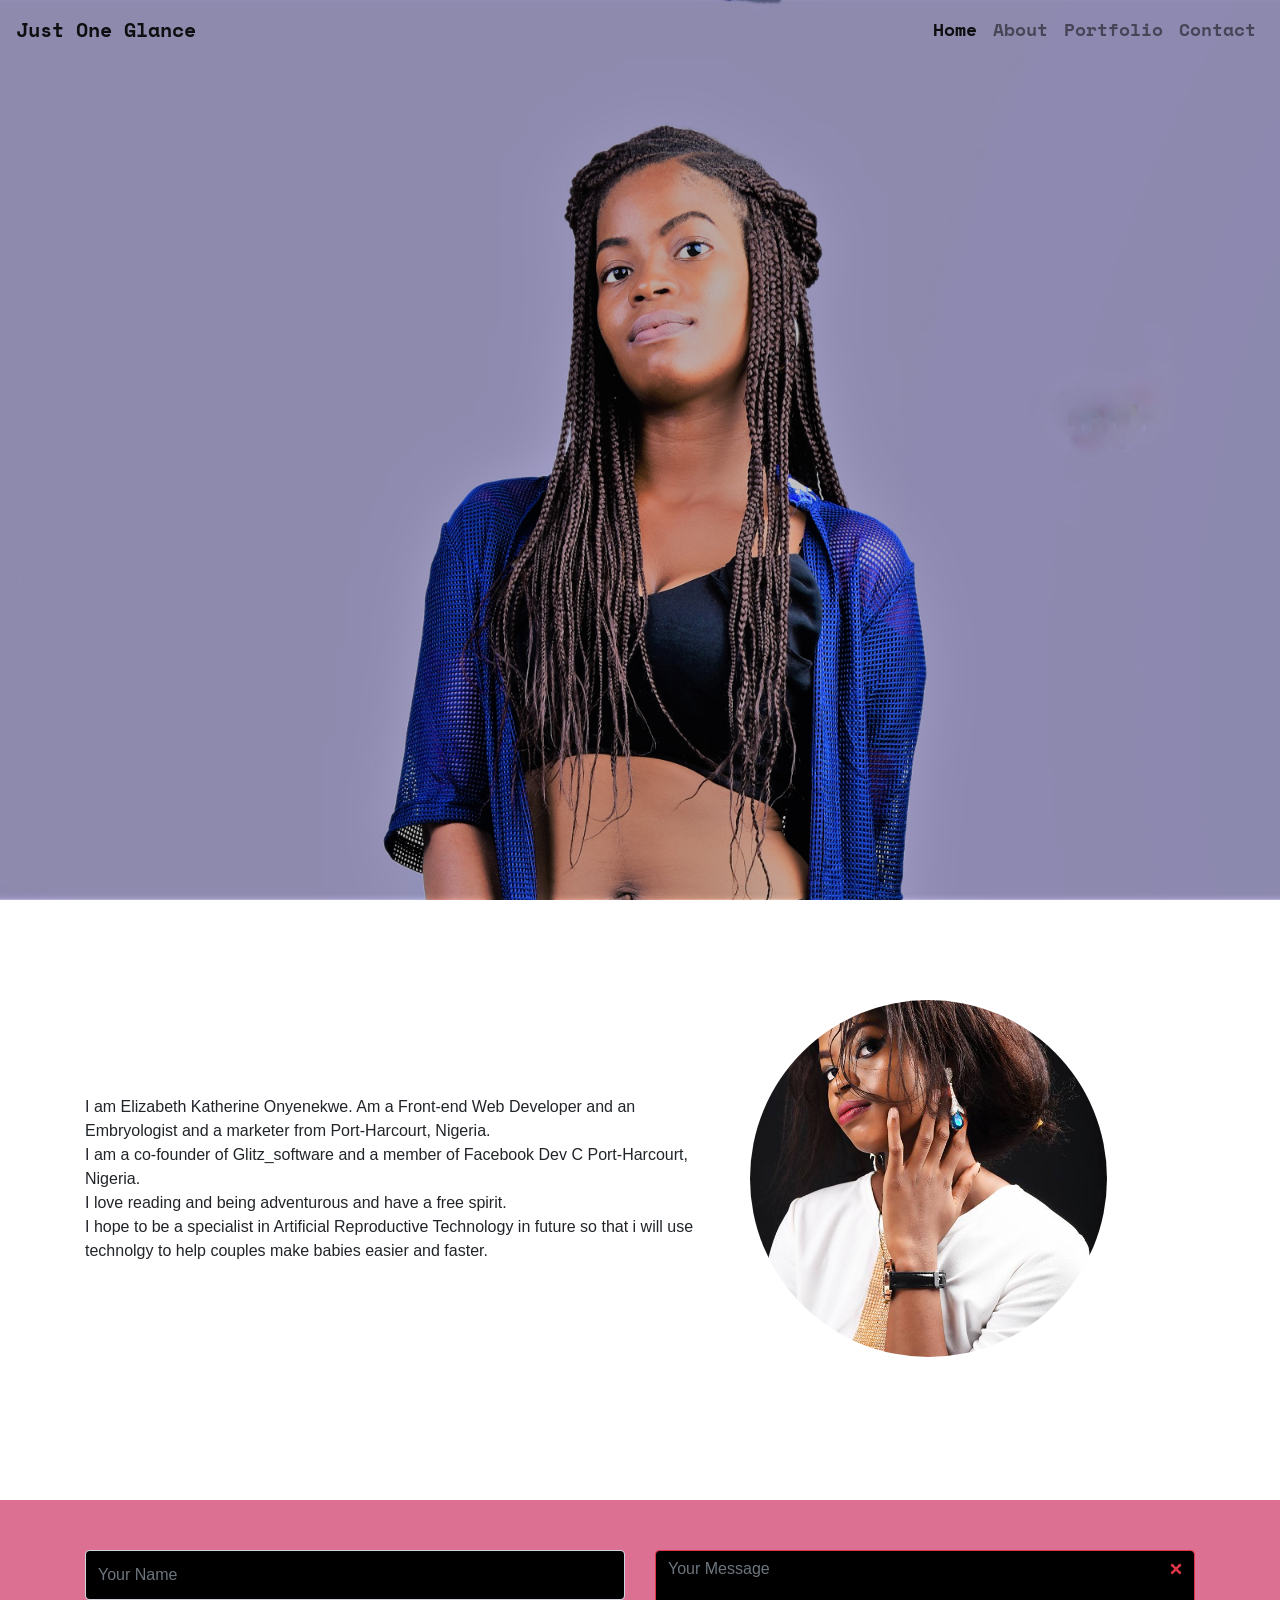
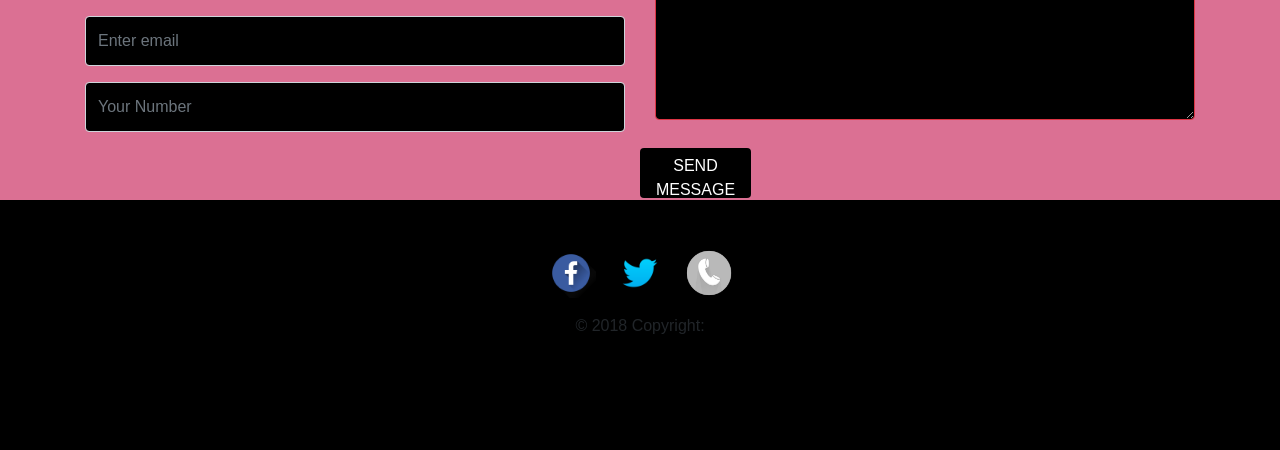
<file: lizzy-port/index.html>
<html lang="en">

<head>
    <meta charset="UTF-8">
    <meta name="viewport" content="width=device-width, initial-scale=1.0">
    <meta http-equiv="X-UA-Compatible" content="ie=edge">
    <title>Elizabeth</title>
    <link rel="stylesheet" href="style.css">
    <link rel="stylesheet" href="bootstrap.min.css">
    <link href="https://fonts.googleapis.com/css?family=Space+Mono&display=swap" rel="stylesheet">
    <link rel="stylesheet" href="https://stackpath.bootstrapcdn.com/font-awesome/4.7.0/css/font-awesome.min.css">
</head>

<body>
    <div class="start ">
        <nav class="navbar fixed-top navbar-expand-lg navbar-light container-fluid ">
            <a class="navbar-brand" href="#">Just One Glance</a>
            <button class="navbar-toggler" type="button" data-toggle="collapse" data-target="#navbarNav"
                aria-controls="navbarNav" aria-expanded="false" aria-label="Toggle navigation">
                <span class="navbar-toggler-icon"></span>
            </button>
            <div class="collapse navbar-collapse" id="navbarNav">
                <ul class="navbar-nav">
                    <li class="nav-item active">
                        <a class="nav-link" href="#Home">Home <span class="sr-only">(current)</span></a>
                    </li>
                    <li class="nav-item">
                        <a class="nav-link" href="#About">About</a>
                    </li>
                    <li class="nav-item">
                        <a class="nav-link" href="../portfolio">Portfolio</a>
                    </li>
                    <li class="nav-item">
                        <a class="nav-link" href="#Contact">Contact</a>
                    </li>
                </ul>
            </div>
        </nav>
    </div>
    <div class="new" id="Home">

    </div>
    <div class="container grow">
        <div class="row shift" id="About">
            <div class="col-sm-7">I am Elizabeth Katherine Onyenekwe. Am a Front-end Web Developer and an Embryologist and a marketer from Port-Harcourt, Nigeria.<br>
            I am a co-founder of Glitz_software and a member of Facebook Dev C Port-Harcourt, Nigeria.<br>
            I love reading and being adventurous and have a free spirit.<br>
            I hope to be a specialist in Artificial Reproductive Technology in future so that i will use technolgy to help couples make babies easier and faster.
            </div>
            <div class="col-sm-5">
                <img src="img/lizzy3.jpg" class="image"/>
            </div>
        </div>
    </div>
    <div class="get-me" id="Contact">
        <div class="info container">
            <form class ="personal">
            <div class="row ">
                <div class="col-6">
                        <input type="text" class="form-control form-group" placeholder="Your Name"
                            aria-label="Recipient's username" aria-describedby="basic-addon2">
                        <input type="email" class="form-control form-group" id="exampleInputEmail1" aria-describedby="emailHelp"
                            placeholder="Enter email">
                        <input type="text" class="form-control form-group" placeholder="Your Number"
                            aria-label="Recipient's username" aria-describedby="basic-addon2">
                </div>
                <div class="col-6">
                        <textarea class="form-control is-invalid" id="validationTextarea" placeholder="Your Message" required></textarea>
                </div>
            </div>
            <button class="btn btn-primary send" type="submit">SEND MESSAGE</button>
            </form>
        </div>
    </div>
    <footer class="page-footer font-small cyan darken-3">

        <!-- Footer Elements -->
        <div class="container">
      
          <!-- Grid row-->
          <div class="row">
      
            <!-- Grid column -->
            <div class="col-md-12 py-5">
              <div class="mb-5 flex-center" style="text-align: center;">
      
                <!-- Facebook -->
                <a href="https://www.facebook.com/elizabeth.onyenekwe"><img src="./img/697057-facebook-512.png" class="facebook"/>
                </a>
                <!-- Twitter -->
                <a href="https://twitter.com/ElizabethOnyen6"><img src="./img/bird-twitter-socialmedia-icons-png-5.png" class="twitter"/>
                </a>
                <!-- <call> -->
                <a href="tel:09065485898"><img src="./img/1107292_phone-call-icon-png.png" class="call" />
                </a>
        <!-- Copyright -->
        <div class="footer-copyright text-center py-3">© 2018 Copyright:
        </div>
        <!-- Copyright -->
      
      </footer>

      <script>
        // const document =  Document;
        const nav = document.querySelector('nav')

        document.addEventListener('scroll', (e) => {
          let currentHeight = e.path[1].pageYOffset
          if(currentHeight > 663){
            nav.classList.add('red_nav')
          }else{
            nav.classList.remove('red_nav')
          }
        })


        
      </script>
  <script src="https://code.jquery.com/jquery-3.3.1.slim.min.js" integrity="sha384-q8i/X+965DzO0rT7abK41JStQIAqVgRVzpbzo5smXKp4YfRvH+8abtTE1Pi6jizo" crossorigin="anonymous"></script>
  <script src="https://cdnjs.cloudflare.com/ajax/libs/popper.js/1.14.7/umd/popper.min.js" integrity="sha384-UO2eT0CpHqdSJQ6hJty5KVphtPhzWj9WO1clHTMGa3JDZwrnQq4sF86dIHNDz0W1" crossorigin="anonymous"></script>
  <script src="https://stackpath.bootstrapcdn.com/bootstrap/4.3.1/js/bootstrap.min.js" integrity="sha384-JjSmVgyd0p3pXB1rRibZUAYoIIy6OrQ6VrjIEaFf/nJGzIxFDsf4x0xIM+B07jRM" crossorigin="anonymous"></script>
    

</body>

</html>
</file>
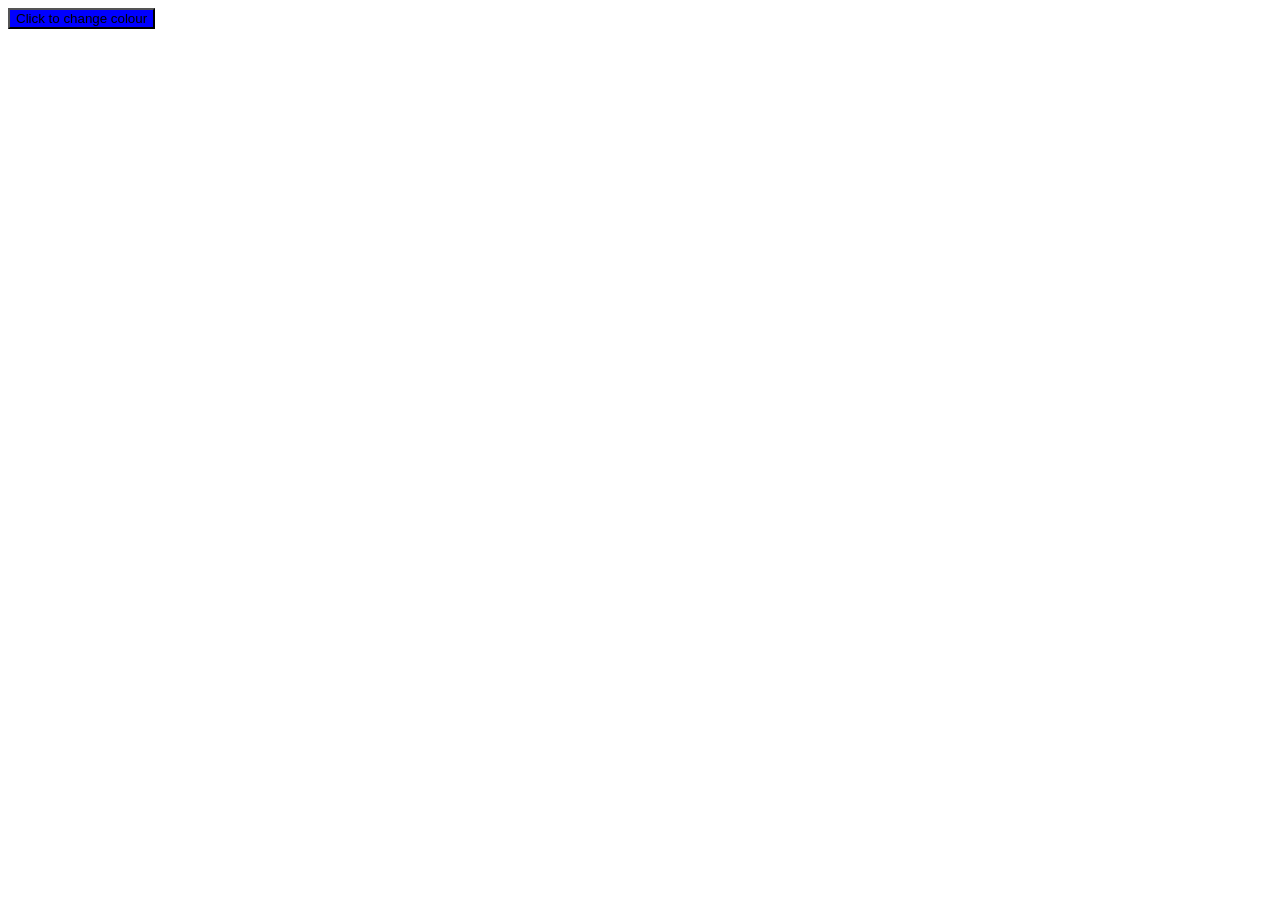
<file: lizzy-port/button/index.html>
<html lang="en">
<head>
    <meta charset="UTF-8">
    <meta name="viewport" content="width=device-width, initial-scale=1.0">
    <meta http-equiv="X-UA-Compatible" content="ie=edge">
    <title>Document</title>
    <link rel = "stylesheet" type="text/css" href="buttton.css">
</head>
<body>
    <button id="colour" onclick= "Change()">Click to change colour</button>
    <script src="./button.js"></script>
</body>
</html>
</file>
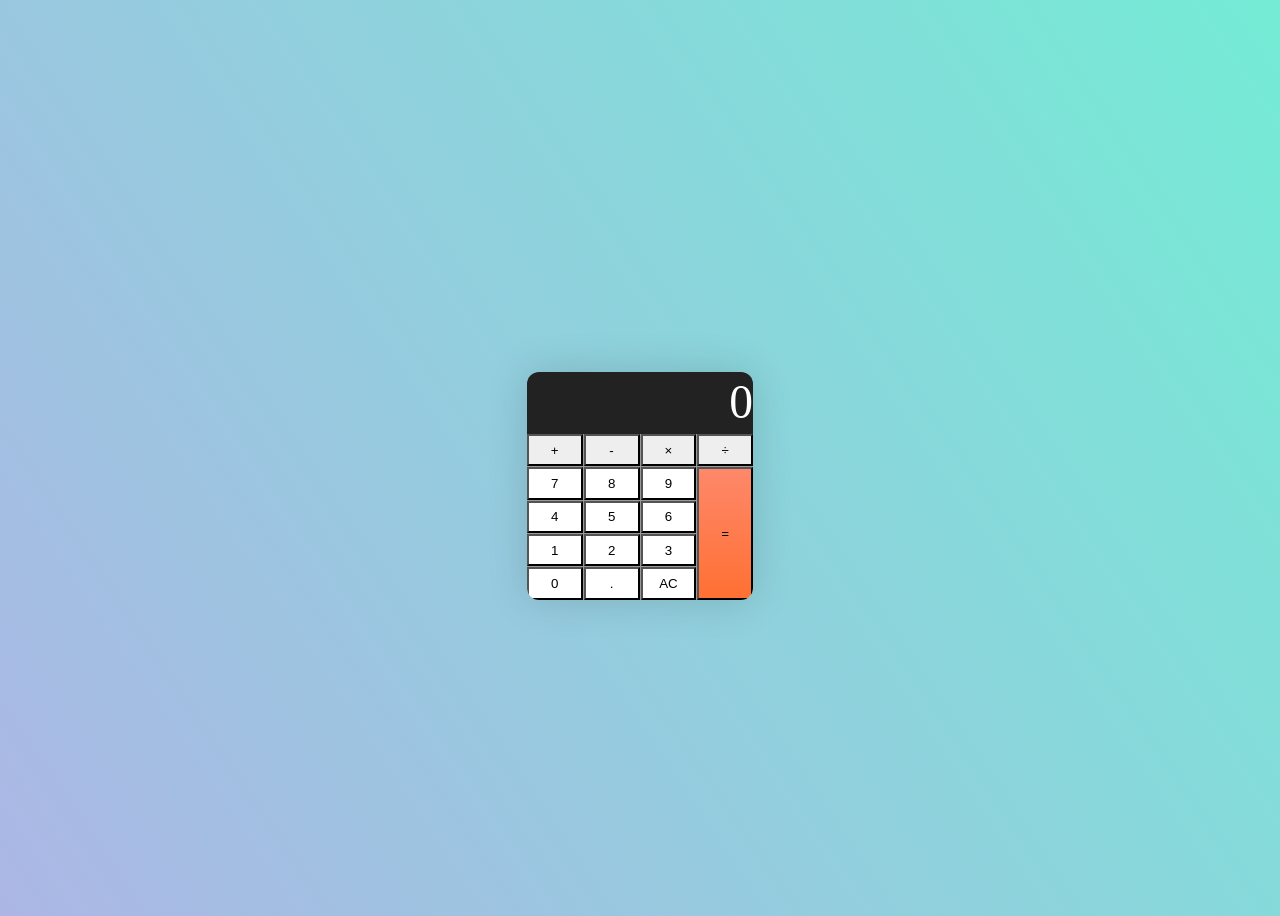
<file: lizzy-port/calculator/index.html>
<html lang="en">
<head>
    <meta charset="UTF-8">
    <meta name="viewport" content="width=device-width, initial-scale=1.0">
    <meta http-equiv="X-UA-Compatible" content="ie=edge">
    <link rel="stylesheet" type="text/css" href="calc.css">
    <title>calculator</title>
</head>
<body>
    <!-- <div id="Calc">
        <p id ="lateD">Fill the two boxes with any number of your choice, then click the buttons to add or subtract</p>
        <input type = "number" id="num"/><br><br>
        <input type= "number" id="basic"/><br><br>
        <button onclick="add()">Add</button><br><br>
        <button onclick="subtract()">Subtract</button>
    </div> -->
    <div class="calculator">
        <div class="display">0</div>
        <div class="keys">
            <button class="operator" data-action="add">+</button>
            <button class="operator" data-action="subtract">-</button>
            <button class="operator" data-action="multiply" >&times;</button>
            <button class="operator" data-action="divide">&divide;</button>
            <button>7</button>
            <button>8</button>
            <button>9</button>
            <button>4</button>
            <button>5</button>
            <button>6</button>
            <button>1</button>
            <button>2</button>
            <button>3</button>
            <button>0</button>
            <button data-action="decimal">.</button>
            <button data-action="clear">AC</button>
            <button class="equal" data-action="calculate">=</button>
        </div>
    </div>

    <script src = "./calc.js"></script>
</body>
</html>
</file>
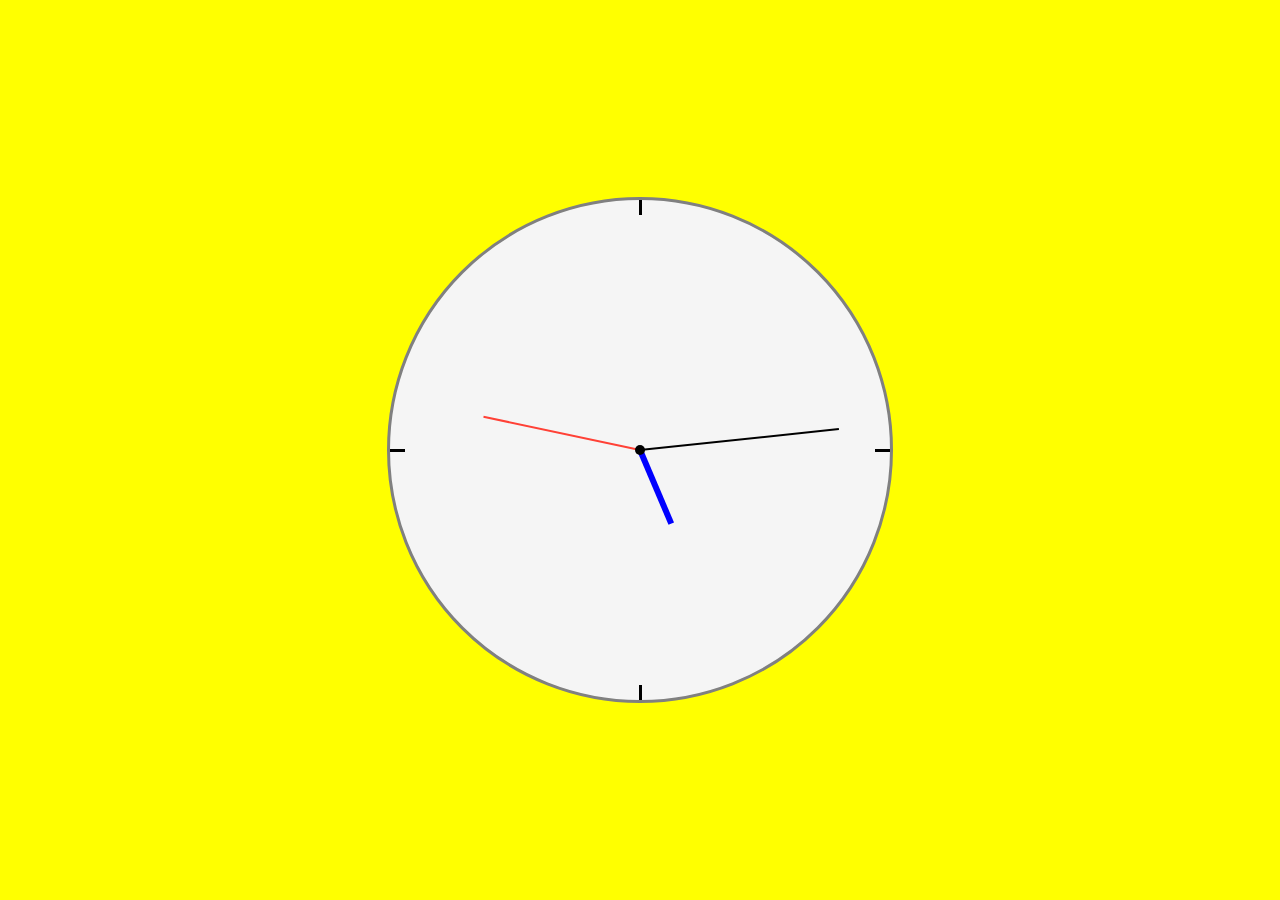
<file: lizzy-port/clock/index.html>
<html lang="en">
<head>
    <meta charset="UTF-8">
    <meta name="viewport" content="width=device-width, initial-scale=1.0">
    <meta http-equiv="X-UA-Compatible" content="ie=edge">
    <title>Clock</title>
    <link rel="stylesheet" type="text/css" href="clock.css">
</head>
<!-- <body onload= "updateClock(); setInterval('updateClock()', 1000)"> -->
<body>
    <div class="clock">
        <div id="hours"></div>
        <div id="minutes"></div>
        <div id="seconds"></div>
        <div class="three"></div>
        <div class="six"></div>
        <div class="nine"></div>
        <div class="twelve"></div>
        <div class="center"></div>
    </div>
    <div id="digital"></div>
 <script src="clock.js"></script>   
</body>
</html>
</file>
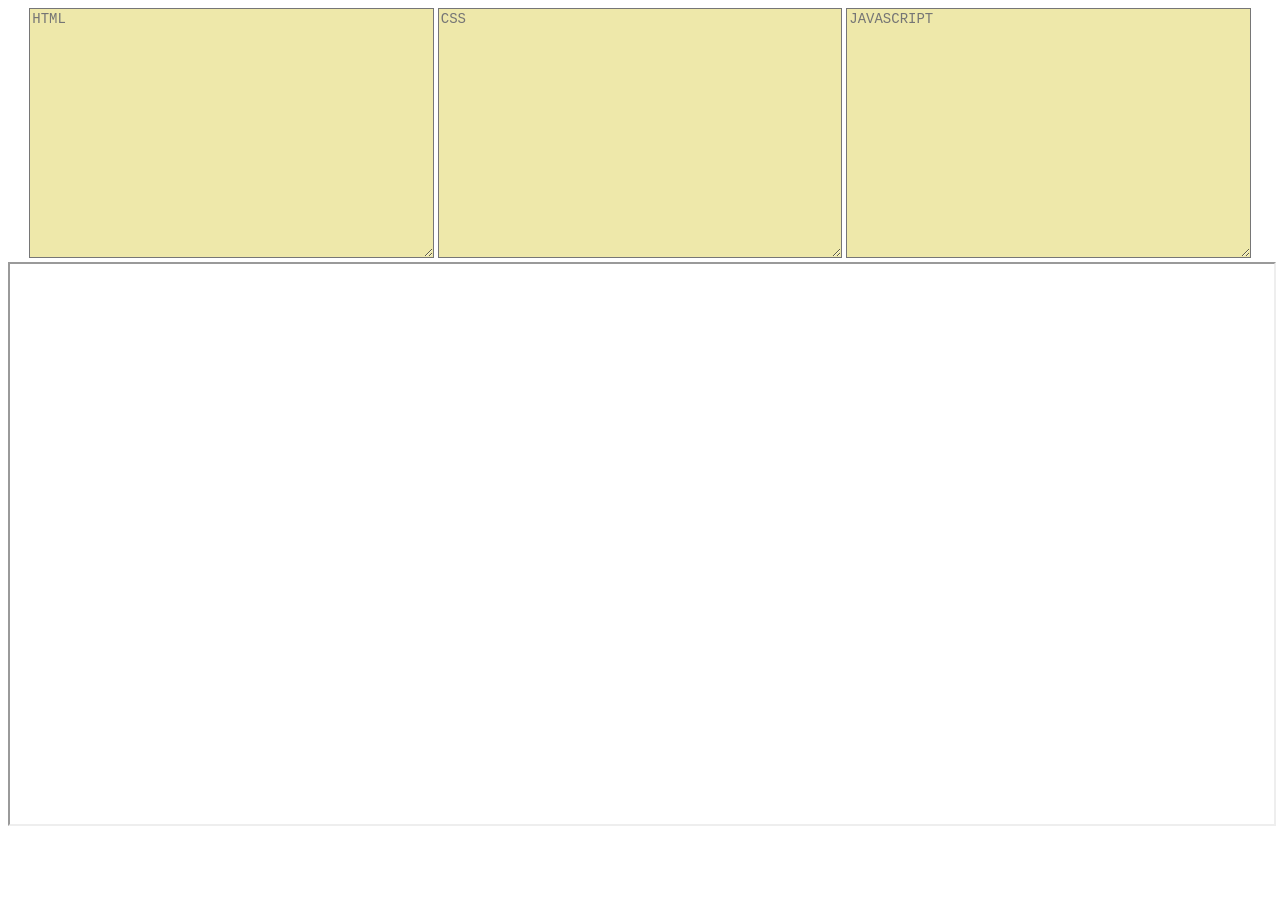
<file: lizzy-port/code-editor/index.html>
<html lang="en">
<head>
    <meta charset="UTF-8">
    <meta name="viewport" content="width=device-width, initial-scale=1.0">
    <meta http-equiv="X-UA-Compatible" content="ie=edge">
    <link rel="stylesheet" type="text/css" href="index.css">
    <title>code editor</title>
</head>
<body>
    <textarea id="html" placeholder="HTML"></textarea>
    <textarea id="css" placeholder="CSS"></textarea>
    <textarea id="js" placeholder="JAVASCRIPT"></textarea>
    <iframe id="code"></iframe>
   <script src="index.js"></script> 
</body>
</html>
</file>
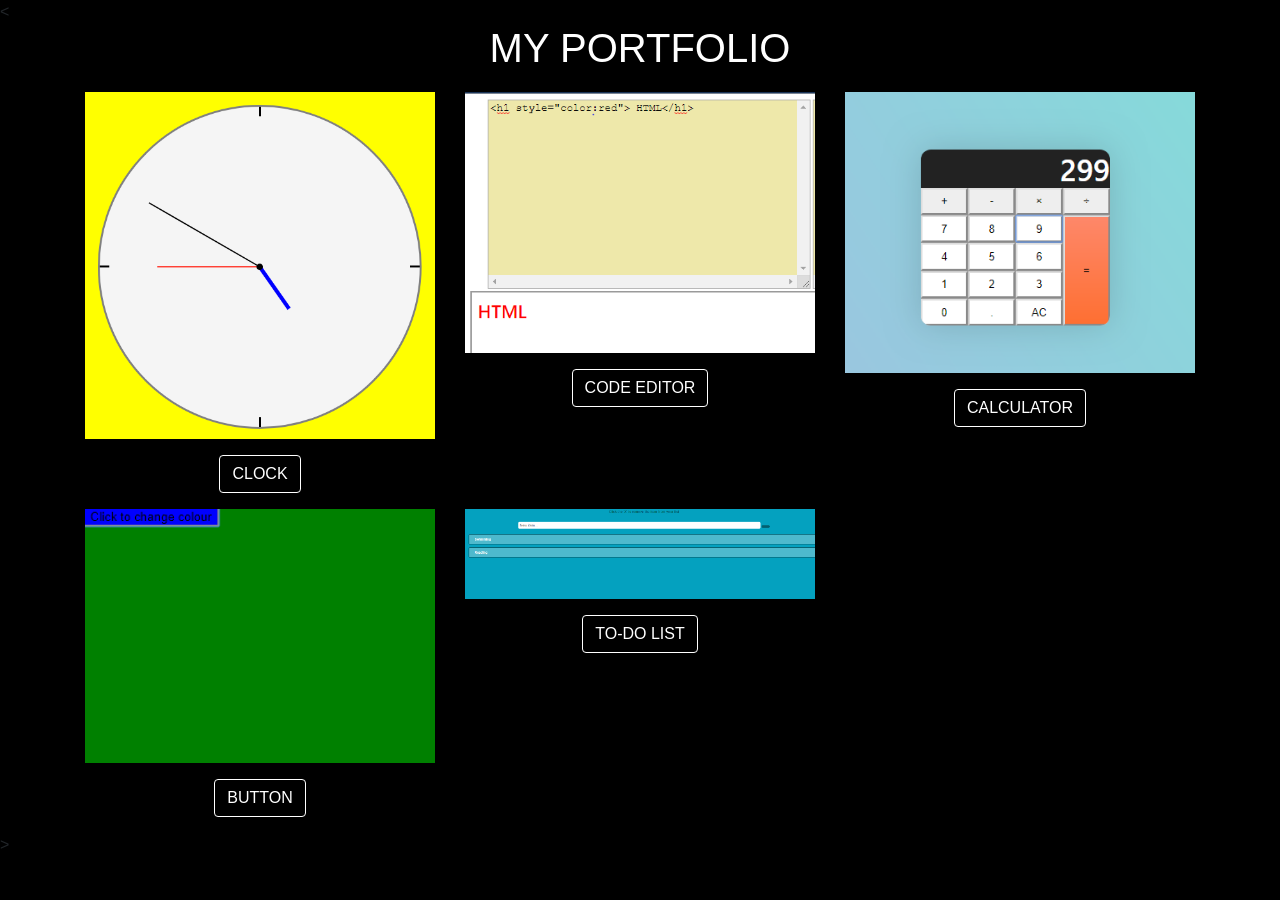
<file: lizzy-port/portfolio/index.html>
<
<html lang="en">
  <head>
    <meta charset="UTF-8" />
    <meta name="viewport" content="width=device-width, initial-scale=1.0" />
    <meta http-equiv="X-UA-Compatible" content="ie=edge" />
    <link rel="stylesheet" href="../bootstrap.min.css" />
    <link rel="stylesheet" href="folio.css" />
    <title>portfolio</title>
  </head>

  <body>
      <h1>MY PORTFOLIO</h1>
    <div class="container grow">
      <div class="row shift">
        <div class="col-sm-4">
          <a href="/clock">
            <img src="../img/clock.PNG" />
            <div><button class="btn btn-primary m-3" >CLOCK</button></div>
            </a>
        </div>
        <div class="col-sm-4">
        <a href="/code-editor">
          <img src="../img/code-editor.PNG" />
          <div><button class="btn btn-primary m-3">CODE EDITOR</button></div>
        </a>
        </div>
        <div class="col-sm-4">
        <a href="/calculator">
          <img src="../img/calculator.PNG" />
          <div><button class="btn btn-primary m-3">CALCULATOR</button></div>
        </a>
        </div>
        <div class="col-sm-4">
        <a href="/button">
          <img src="../img/button.PNG" />
          <div><button class="btn btn-primary m-3">BUTTON</button></div>
        </a>
        </div>
        <div class="col-sm-4">
        <a href="/to-do">
          <img src="../img/todo.PNG" />
          <div><button class="btn btn-primary m-3">TO-DO LIST</button></div>
        </a>
        </div>
      </div>
    </div>
  </body>
</html>
>
</file>
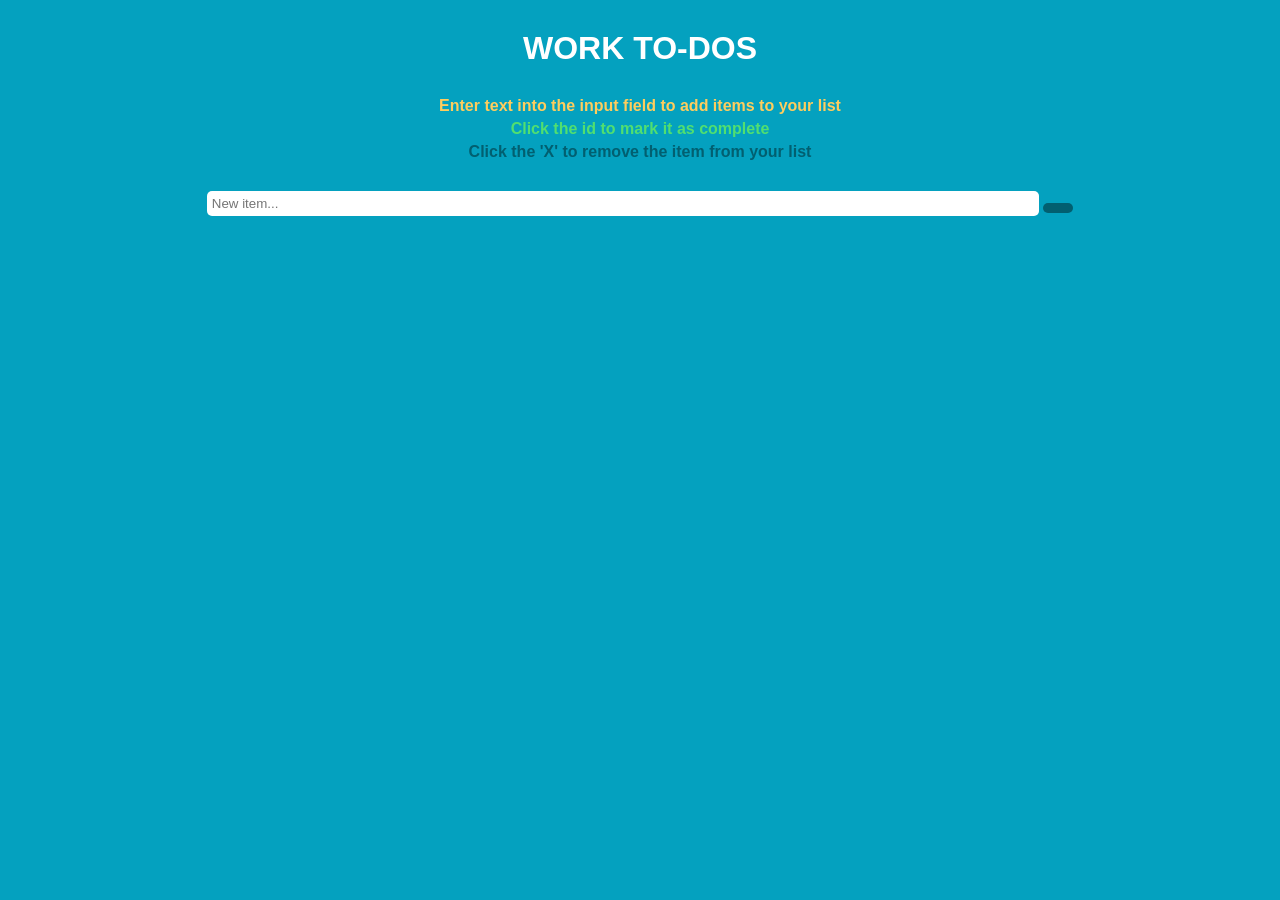
<file: lizzy-port/to-do/index.html>
<html lang="en">
<head>
    <meta charset="UTF-8">
    <meta name="viewport" content="width=device-width, initial-scale=1.0">
    <meta http-equiv="X-UA-Compatible" content="ie=edge">
    <title>todo</title>
    <link rel="stylesheet" type="text/css" href = "todolist.css">
</head>
<body>
    <div class="container">
        <div class="row">
            <div class="intro col-12">
                <h1>Work To-Dos</h1>
                <diyv>
                    <div class="border1"></div>
                </diyv>
            </div>
        </div>

    <div class ="row">
        <div class = "helpText col-12">
            <p id="first">Enter text into the input field to add items to your list</p>
            <p id ="second">Click the id to mark it as complete</p>
            <p id ="third">Click the 'X'  to remove the item from your list</p>
        </div>
    </div>
    <div class ="row">
        <div class="col-12">
            <input id ="userInput" type="text" placeholder="New item..." maxlength="27">
            <button id="enter"><i class="fas fa-pencil-alt"></i></button>
        </div>
    </div>
    <!-- Empty list -->
    <div class="row">
        <div class="listItems col-12">
            <ul class="col-12 offset-0 col-sm-8 offset-sm-2"></ul>
        </div>
    </div>
</div>
    <script src= "todolist.js"></script>
</body>
</html>
</file>
<file: lizzy-port/style.css>
html{
    scroll-behavior: smooth;
}
.start{
    font-family: 'Space Mono', monospace;
    /* justify-content: space-between;
    background-color:white; */
}
 nav{
    justify-content: space-between !important;
    font-weight: bold;
    font-size: large;
    font-style: normal;

 }
#navbarNav{
    flex-grow: 0 !important;
}
.new{
    max-height: 1000px;
    height:100%;
    width: 100%;
    background-image: url("./img/DSC_3880.JPG");
    background-size: cover;
    background-position: center;
    background-attachment: fixed;
}
.grow{
    min-height: 500px;
    margin-top: 100px;
}
.shift{
    align-items: center;
}
.image{
    width: 100%;
    height: 357px;
    margin:auto;
    max-width: 357px;
    object-fit: cover;
    border-radius: 100%;
}
.get-me{
    min-height: 300px;
    width: 100%;
    background-color: palevioletred;
    background-size: cover;
    background-position: center;
}
.personal{
    padding-top: 50px;    
}
input[type="text"]{
    height: 50px;
    background-color: black;
}
input[type="email"]{
    height: 50px;
    background-color: black;
}
textarea{
    height: 170px !important; 
    background-color:black !important;
}
.send{
    margin-left: 50%;
    padding:50px;
    height: 50px;
    font-family: Montserrat,-apple-system,BlinkMacSystemFont,'Segoe UI',Roboto,'Helvetica Neue',Arial,sans-serif,'Apple Color Emoji','Segoe UI Emoji','Segoe UI Symbol','Noto Color Emoji';
    font-weight: 700;
    width: 10%;
    background-color: black !important;
    border:none !important;
}
footer{
    background-color: black;
}

.red_nav{
    background: palevioletred;
}
.facebook{
    width:50px;
}
.twitter{
    width:40px;
    margin-left: 20px;
}
.call{
    width: 50px;
    margin-left: 20px;
}
@media screen and (max-width: 800px){
    .send{
        margin:auto !important;
        width:100%;
    }
    #About{
        padding: 30px 0px 0px 30px;
    }
}
</file>
<file: lizzy-port/button/buttton.css>
#colour{
    background-color:blue;
}
</file>
<file: lizzy-port/calculator/calc.css>
*{
    box-sizing: border-box;
}
html{
    font-size:175%;
    font-weight: 300;
    line-height: 1.3;
}
body{
    align-items: center;
    background-image: linear-gradient(236deg, #74ebd5, #acb6e5);
    display:flex;
    height:100vh;
    justify-content: center;
}
.calculator{
    border-radius:12px;
    box-shadow: 0 0 40px 0px rgba(0, 0, 0, 0.15);
    margin-left:auto;
    margin-right:auto;
    margin-top:2em;
    max-width: 15em;
    overflow:hidden;
}
.display{
    background-color: #222222;
    color:#fff;
    font-size: 1.7em;
    padding:0.5em, 0.75em;
    text-align: right;
}
.keys{
    background-color: #999;
    display:grid;
    grid-gap:1px;
    grid-template-columns: repeat(4, 1fr);
}
.keys > * {
    background-color: #fff;
    padding:0.5em 1.25em;
    position:relative;
    text-align: center;
}
.keys > .is-depressed::before {
    background-color: rgba(0, 0, 0, 0.2);
    bottom: 0;
    box-shadow: 0 0 6px 0 rgba(0, 0, 0, 0.5) inset;
    content:"";
    left:0;
    opacity: 0.3;
    position: absolute;
    right: 0;
    top:0;
    z-index: 1;
}
.operator{
    background-color:#eee;
}
.equal{
    background-image: linear-gradient(to bottom, #fe886a, #ff7033);
    grid-column:-2;
    grid-row:2 / span 4;
}
</file>
<file: lizzy-port/clock/clock.css>
*{
    margin:0;
    padding:0;
    border:0;
}
body{
    background-color:yellow;
}
.clock{
    height:500px;
    width:500px;
    background-color:whitesmoke;
    border-radius:100%;
    border:3px solid grey;
    margin:auto;
    position:absolute;
    top:0;
    left:0;
    bottom:0;
    right:0;
}
.twelve{
    position: absolute;
    width:3px;
    height:15px;
    background: black;
    left:0;
    top:0;
    right:0;
    margin:0 auto;
}
.three{
    position: absolute;
    width:15px;
    height:3px;
    background: black;
    top:0;
    bottom:0;
    right:0;
    margin:auto 0;
}
.six{
    position:absolute;
    width:3px;
    height:15px;
    background: black;
    left:0;
    bottom:0;
    right:0;
    margin:0 auto;
}
.nine{
    position:absolute;
    width:15px;
    height:3px;
    background:black;
    top:0;
    bottom:0;
    left:0;
    margin:auto 0;
}
.center{
    width:10px;
    height:10px;
    position:absolute;
    left:0;
    right:0;
    bottom:0;
    top:0;
    margin:auto;
    background:black;
    border-radius: 100%;
}
#seconds{
    position:absolute;
    height:160px;
    width:2px;
    left:0;
    right:0;
    bottom:160px;
    top:0px;
    margin:auto;
    background:black;
    -webkit-transform-origin: bottom;
    background:#ff4136;
}
#minutes{
    position:absolute;
    height:200px;
    width:2px;
    left:0;
    right:0;
    bottom:200px;
    top:0px;
    margin:auto;
    background:black;
    -webkit-transform-origin: bottom;
}
#hours{
    position:absolute;
    height:80px;
    width:6px;
    left:0;
    right:0;
    bottom:80px;
    top:0px;
    margin:auto;
    background:blue;
    -webkit-transform-origin: bottom;
}
</file>
<file: lizzy-port/code-editor/index.css>
body{
    text-align:center;
}
textarea{
    width:32%;
    float:top;
    min-height: 250px;
    overflow:scroll;
    margin:auto;
    display:inline-block;
    background:palegoldenrod;
    color:black !important;
    outline:none;
    font-family:courier, sans-serif;
    font-size:14px; 
}
iframe{
    bottom:0;
    position:relative;
    width:100%;
    height:35em;
}
</file>
<file: lizzy-port/portfolio/folio.css>
*{
    box-sizing: border-box;
}
body{
    background-color:black;
}
h1{
    text-align: center;
    color: white;
    margin-bottom: 20px;
}
img{
    width:100%;
}
a div{
    text-align: center;
}
button{
    background: black !important ;
    border: 1px solid white !important;
}
</file>
<file: lizzy-port/to-do/todolist.css>
*{
    box-sizing: border-box;
    margin:0;
}
body{
    background: #04A1BF;
    text-align: center;
    font-family: 'Open Sans', sans-serif; 
}
.intro{
    margin:30px 0px;
    font-weight: bold;
}
h1{
    color:#ffffff;
    text-transform: uppercase;
    font-weight: 800;
}
p{
    font-weight: 600;
}
#first{
    margin-top: 10px;
    color:#FFCD5D;
}
#second{
    color: #51DF70;
    margin-top:5px;
}
#third{
    color:#025F70;
    margin-top:5px;
    margin-bottom: 30px;
}
#enter{
    border:none;
    padding:5px 15px;
    border-radius: 5px;
    color: #04A1BF;
    background-color: #025F70;
    transition: all 0.75s ease;
    -webkit-transition: all 0.75s ease;
    -moz-transition: all 0.75s ease;
    -ms-transition: all 0.75s ease;
    -o-transition: all 0.75s ease;
    font-weight: normal;
}
#enter:hover{
    background-color: #02798F;
    color: #FFCD5D;
}
ul{
    text-align: left;
    margin-top:20px;
}
li{
    list-style: none;
    padding:10px 20px;
    color:#ffffff;
    text-transform: capitalize;
    font-weight: 600;
    border:2px solid #025f70;
    border-radius:5px;
    margin-bottom: 10px;
    background: #4EB9CD;
    transition: all 0.75s ease;
    -webkit-transition: all 0.5s ease;
    -moz-transition: all 0.5s ease;
    -ms-transition: all 0.5s ease;
    -o-transition: all 0.5s ease;
}
li:hover{
    background: #76CFE0;
}
li > button {
    font-weight: normal;
    background:none;
    border:none;
    float:right;
    color: #025f70;
    font-weight: 800;
}
input{
    border-radius: 5px;
    min-width: 65%;
    padding:5px;
    border:none;
}
.done {
    background:#51DF70 !important;
    color: #00891E;
}
.delete{
    display: none;
}
</file>
